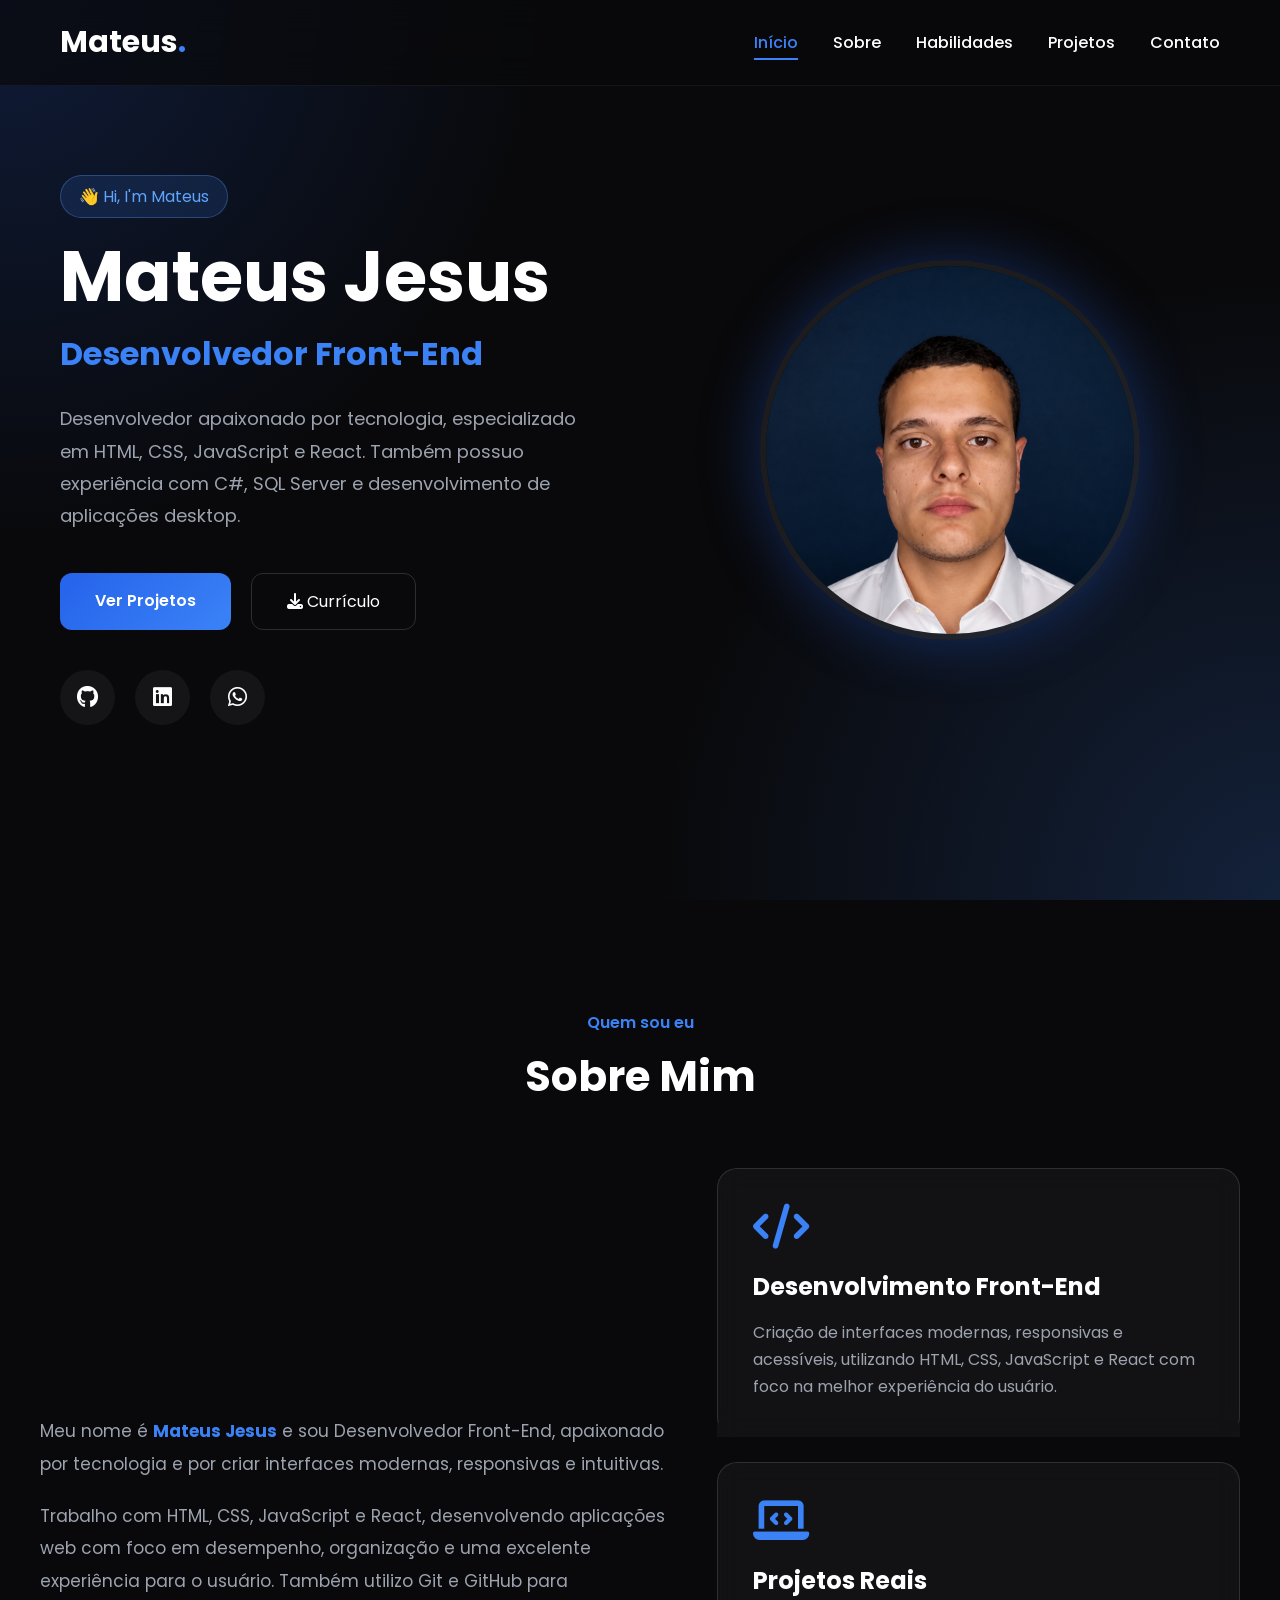
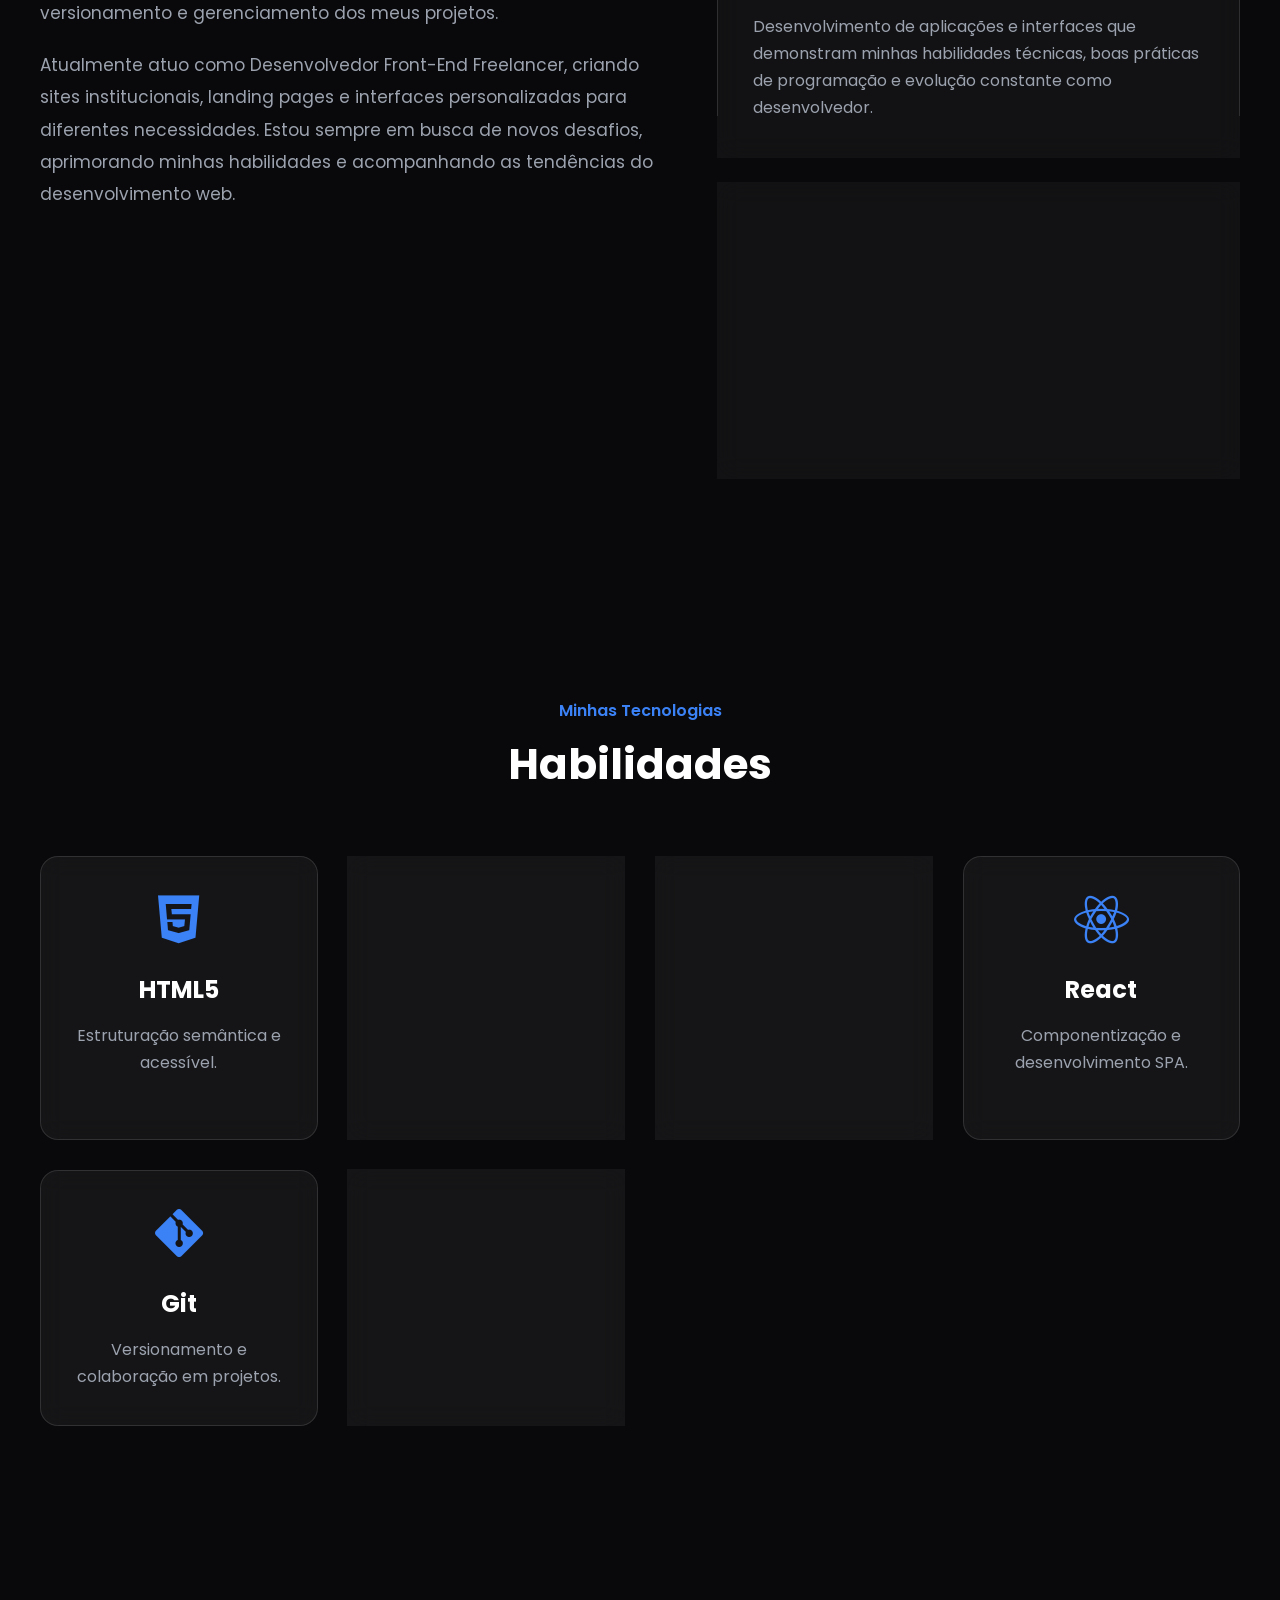
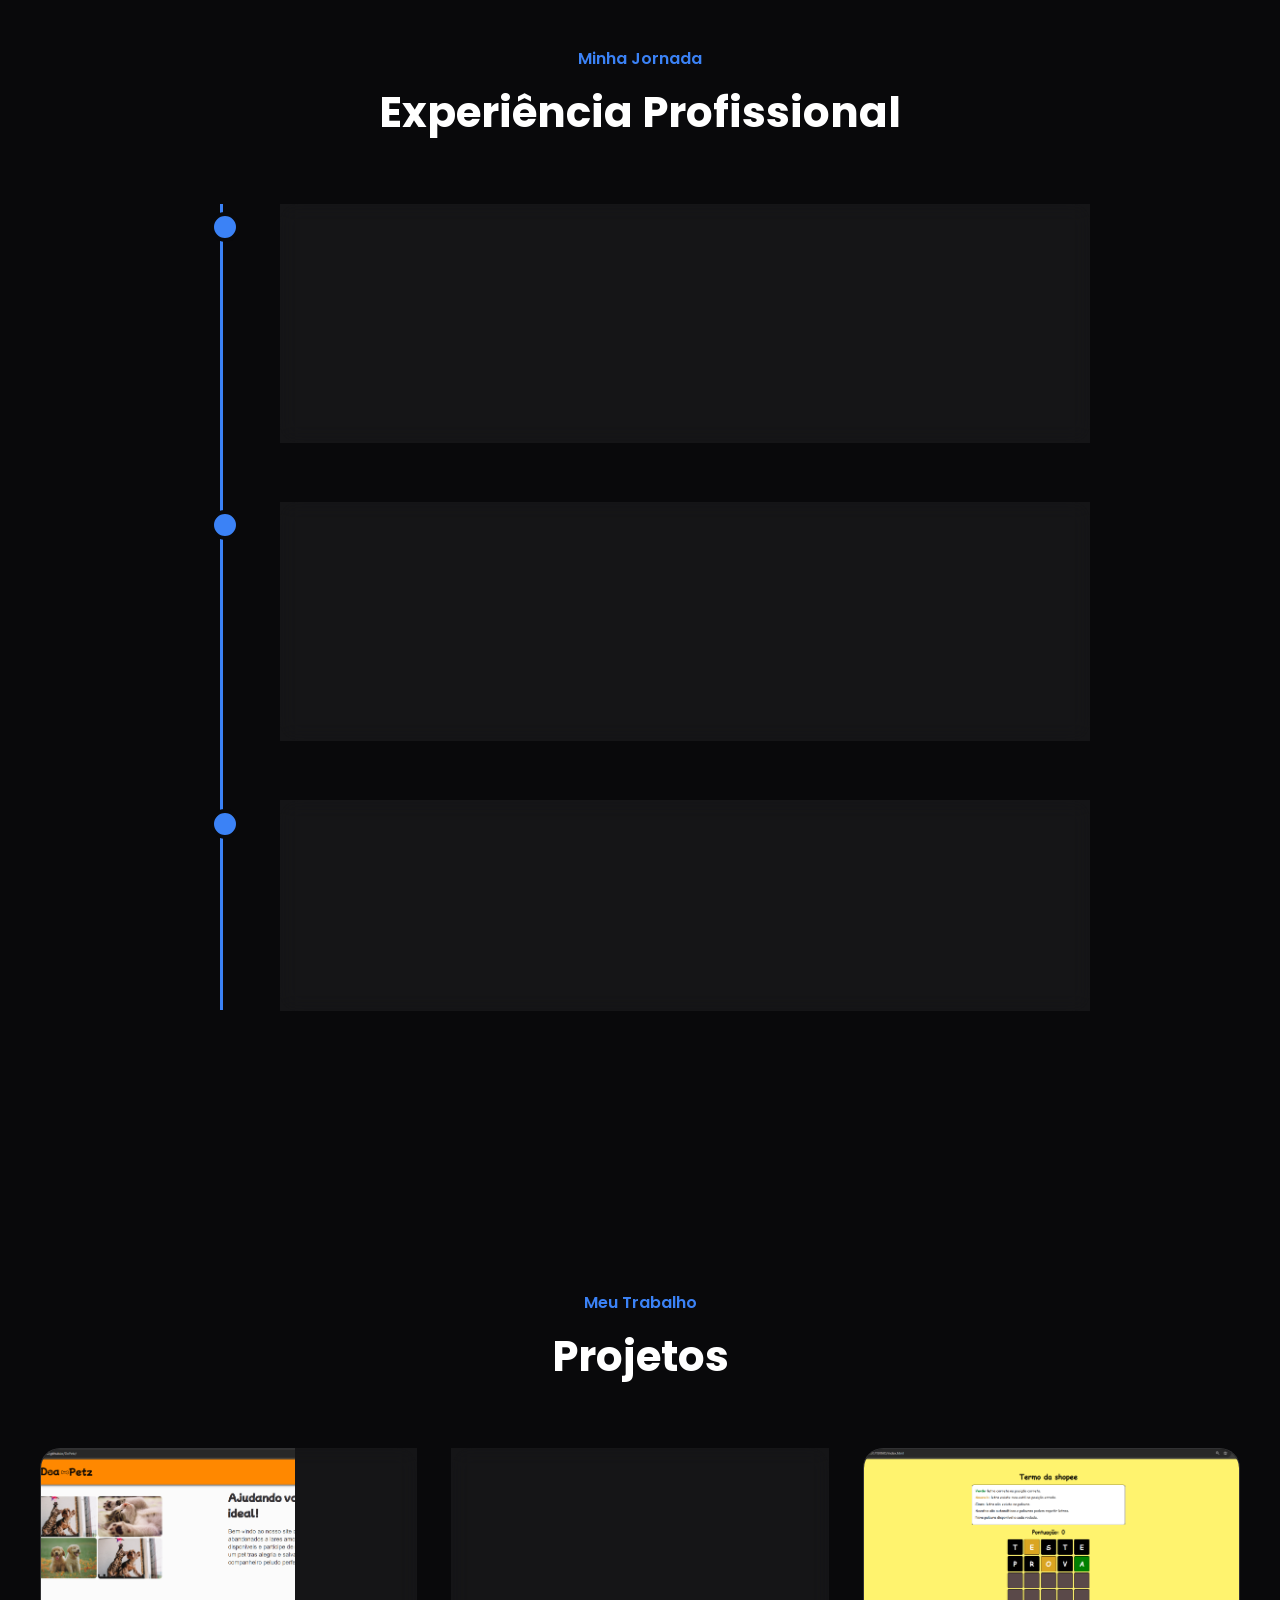
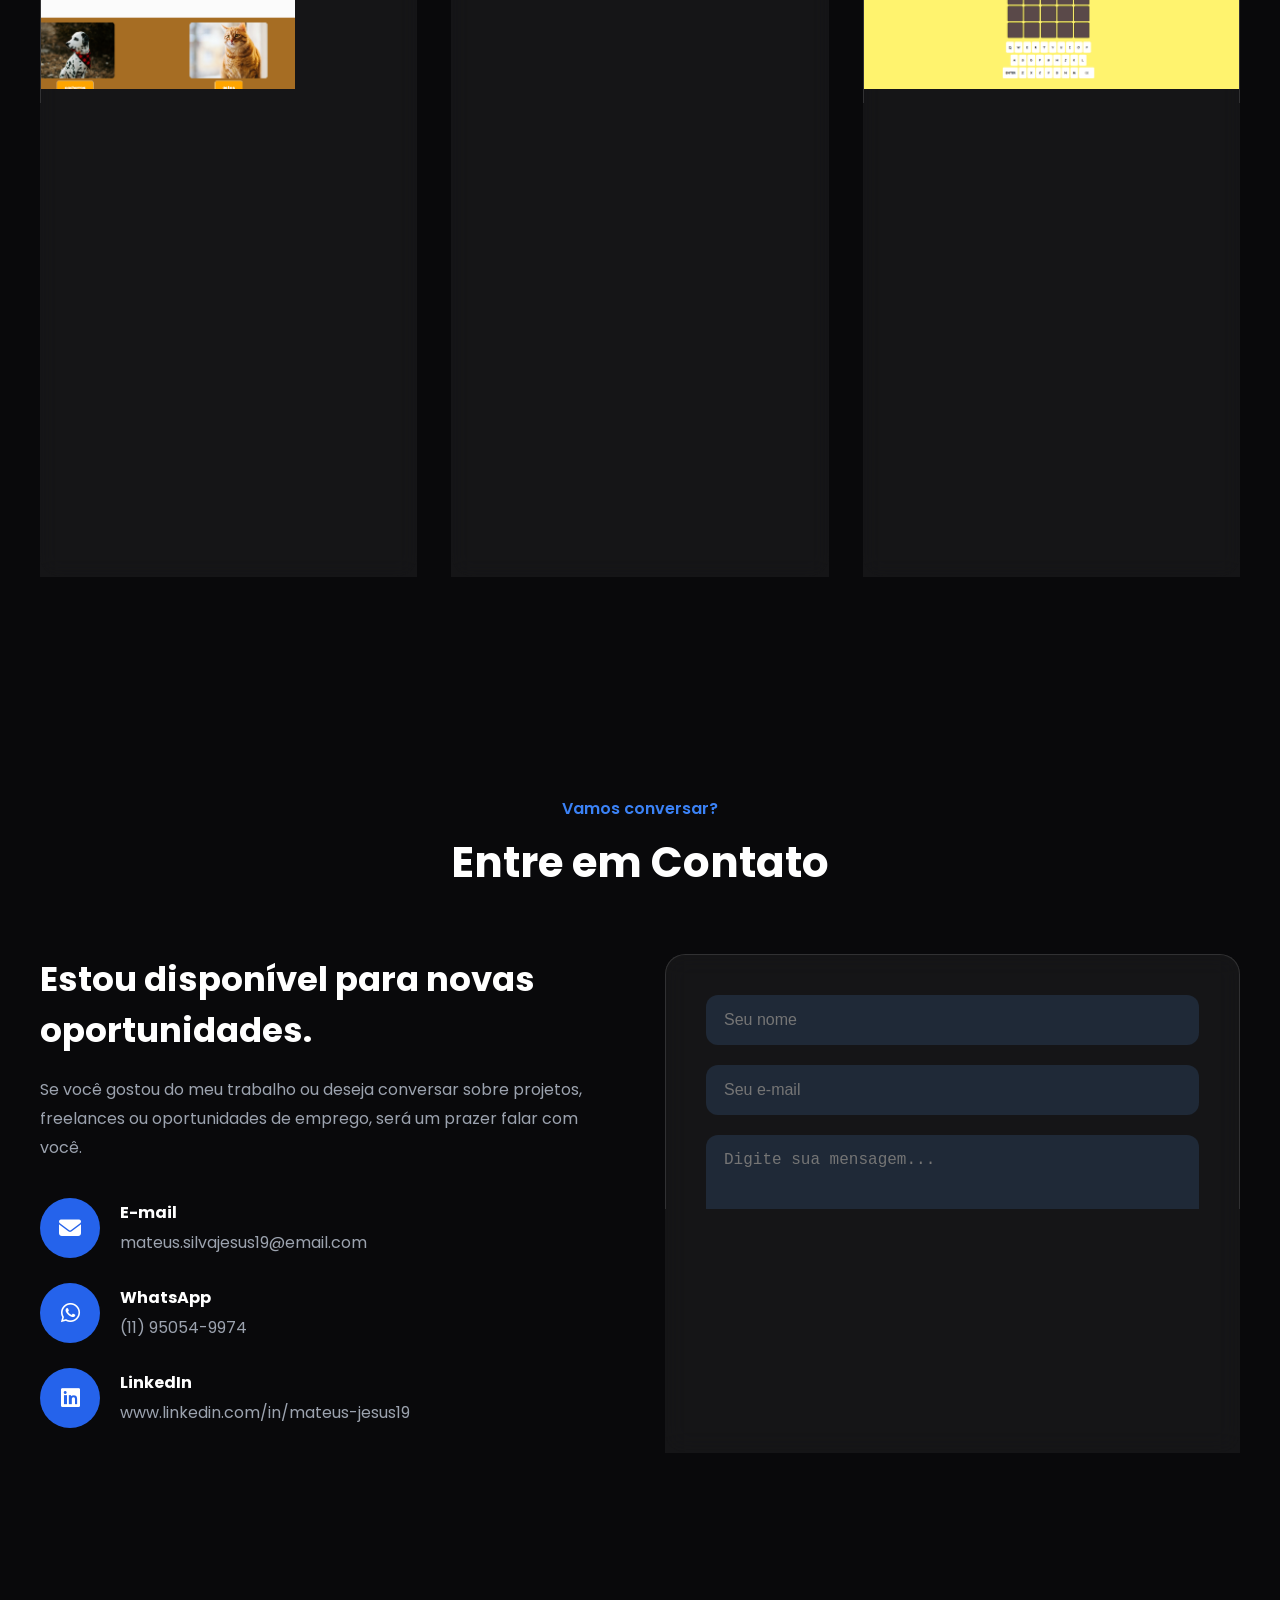
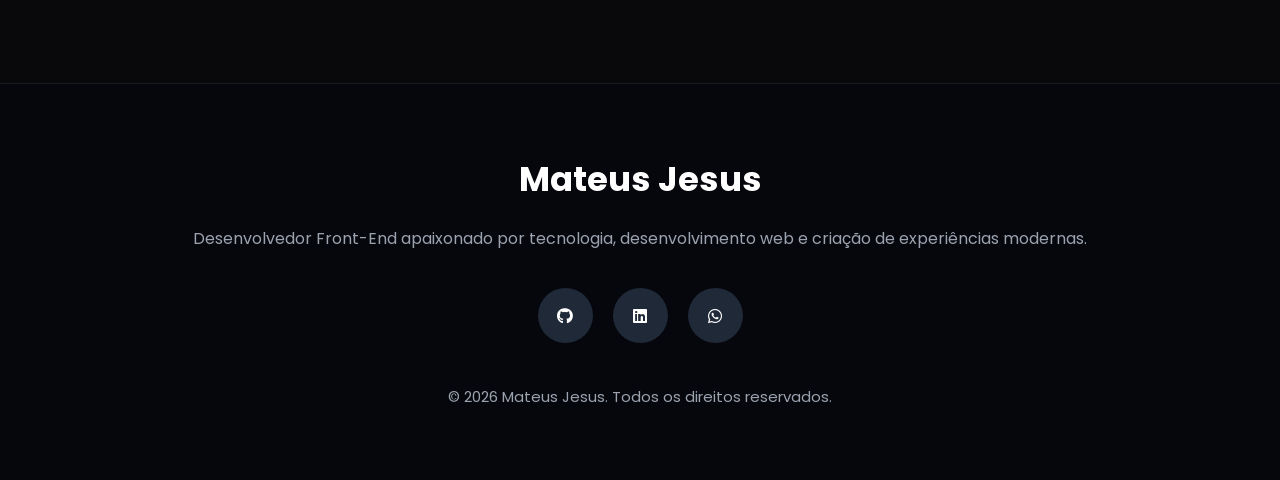
<file: index.html>
<!DOCTYPE html>
<html lang="pt-BR">

<head>
    <meta charset="UTF-8">
    <meta name="viewport" content="width=device-width, initial-scale=1.0">

    <title>Mateus Jesus | Desenvolvedor Front-End</title>

    <meta name="description"
        content="Portfólio de Mateus Jesus, Desenvolvedor Front-End especializado em HTML, CSS, JavaScript, React e C#.">

    <link rel="stylesheet" href="style.css">

    <!-- Fonte -->
    <link rel="preconnect" href="https://fonts.googleapis.com">
    <link rel="preconnect" href="https://fonts.gstatic.com" crossorigin>

    <link
        href="https://fonts.googleapis.com/css2?family=Poppins:wght@300;400;500;600;700;800&display=swap"
        rel="stylesheet">

    <!-- Ícones -->
    <link rel="stylesheet"
        href="https://cdnjs.cloudflare.com/ajax/libs/font-awesome/6.7.2/css/all.min.css">
</head>

<body>

    <div class="background"></div>

    <!-- ================= NAVBAR ================= -->

    <header>

        <nav class="navbar">

            <h2 class="logo">
                Mateus<span>.</span>
            </h2>

            <ul>

                <li>
                    <a href="#inicio">Início</a>
                </li>

                <li>
                    <a href="#sobre">Sobre</a>
                </li>

                <li>
                    <a href="#habilidades">Habilidades</a>
                </li>

                <li>
                    <a href="#projetos">Projetos</a>
                </li>

                <li>
                    <a href="#contato">Contato</a>
                </li>

            </ul>

        </nav>

    </header>

    <!-- ================= HERO ================= -->

    <section class="hero" id="inicio">

        <div class="hero-text">

            <span class="tag">
                👋 Hi, I'm Mateus
            </span>

            <h1>
                Mateus Jesus
            </h1>

            <h2>
                Desenvolvedor Front-End
            </h2>

            <p>

                Desenvolvedor apaixonado por tecnologia, especializado em
                HTML, CSS, JavaScript e React.
                Também possuo experiência com C#, SQL Server e desenvolvimento
                de aplicações desktop.

            </p>

            <div class="hero-buttons">

                <a href="#projetos" class="btn-primary">
                    Ver Projetos
                </a>

                <a href="curriculo.pdf" target="_blank" class="btn-secondary">
                    <i class="fa-solid fa-download"></i>
                    Currículo
                </a>

            </div>

            <div class="social">

                <a href="https://github.com/teteu432" target="_blank">
                    <i class="fab fa-github"></i>
                </a>

                <a href="https://www.linkedin.com/in/mateus-jesus19/" target="_blank">
                    <i class="fab fa-linkedin"></i>
                </a>

                <a href="https://wa.me/5511950549974" target="_blank">
                    <i class="fab fa-whatsapp"></i>
                </a>

            </div>

        </div>

        <div class="hero-image">

            <img src="img/fotoPerfil.png"
                alt="Foto de Mateus Jesus">

        </div>

    </section>

    <!-- ================= SOBRE ================= -->

<section class="sobre reveal" id="sobre">

    <div class="titulo">

        <span>Quem sou eu</span>

        <h2>Sobre Mim</h2>

    </div>

    <div class="sobre-container">

        <div class="sobre-texto">

            <p>

                Meu nome é <strong>Mateus Jesus</strong> e sou Desenvolvedor Front-End,
                apaixonado por tecnologia e por criar interfaces modernas,
                responsivas e intuitivas.

            </p>

            <p>

                Trabalho com HTML, CSS, JavaScript e React, desenvolvendo
                aplicações web com foco em desempenho, organização e uma excelente
                experiência para o usuário. Também utilizo Git e GitHub para
                versionamento e gerenciamento dos meus projetos.

            </p>

            <p>

                Atualmente atuo como Desenvolvedor Front-End Freelancer,
                criando sites institucionais, landing pages e interfaces
                personalizadas para diferentes necessidades. Estou sempre em busca
                de novos desafios, aprimorando minhas habilidades e acompanhando
                as tendências do desenvolvimento web.

            </p>

        </div>

        <div class="sobre-cards">

            <div class="card">

                <i class="fa-solid fa-code"></i>

                <h3>Desenvolvimento Front-End</h3>

                <p>

                    Criação de interfaces modernas, responsivas e acessíveis,
                    utilizando HTML, CSS, JavaScript e React com foco na melhor
                    experiência do usuário.

                </p>

            </div>

            <div class="card">

                <i class="fa-solid fa-laptop-code"></i>

                <h3>Projetos Reais</h3>

                <p>

                    Desenvolvimento de aplicações e interfaces que demonstram
                    minhas habilidades técnicas, boas práticas de programação
                    e evolução constante como desenvolvedor.

                </p>

            </div>

            <div class="card">

                <i class="fa-solid fa-graduation-cap"></i>

                <h3>Aprendizado Contínuo</h3>

                <p>

                    Estou sempre estudando novas tecnologias e aperfeiçoando
                    minhas habilidades para criar aplicações modernas,
                    performáticas e alinhadas às necessidades do mercado.

                </p>

            </div>

        </div>

    </div>

</section>

    <!-- HABILIDADES -->

        <!-- ================= HABILIDADES ================= -->

    <section class="habilidades reveal" id="habilidades">

        <div class="titulo">
            <span>Minhas Tecnologias</span>
            <h2>Habilidades</h2>
        </div>

        <div class="skills-container">

            <div class="skill-card">
                <i class="fa-brands fa-html5"></i>
                <h3>HTML5</h3>
                <p>Estruturação semântica e acessível.</p>
            </div>

            <div class="skill-card">
                <i class="fa-brands fa-css3-alt"></i>
                <h3>CSS3</h3>
                <p>Layouts responsivos, Flexbox, Grid e animações.</p>
            </div>

            <div class="skill-card">
                <i class="fa-brands fa-js"></i>
                <h3>JavaScript</h3>
                <p>Interatividade, DOM e consumo de APIs.</p>
            </div>

            <div class="skill-card">
                <i class="fa-brands fa-react"></i>
                <h3>React</h3>
                <p>Componentização e desenvolvimento SPA.</p>
            </div>


            <div class="skill-card">
                <i class="fa-brands fa-git-alt"></i>
                <h3>Git</h3>
                <p>Versionamento e colaboração em projetos.</p>
            </div>

            <div class="skill-card">
                <i class="fa-brands fa-github"></i>
                <h3>GitHub</h3>
                <p>Hospedagem de projetos e portfólio.</p>
            </div>

        </div>

    </section>

    <!-- ================= EXPERIÊNCIA ================= -->

<section class="experiencia reveal" id="experiencia">

    <div class="titulo">

        <span>Minha Jornada</span>

        <h2>Experiência Profissional</h2>

    </div>

    <div class="timeline">

        <!-- Freelancer -->

        <div class="timeline-item">

            <div class="timeline-content">

                <span>2026 – Atual</span>

                <h3>Desenvolvedor Front-End Freelancer</h3>

                <p>

                    Desenvolvimento de sites institucionais, landing pages e
                    interfaces responsivas utilizando HTML, CSS, JavaScript e
                    React. Criação de soluções personalizadas com foco em
                    desempenho, usabilidade e qualidade do código.

                </p>

            </div>

        </div>

        <!-- Atento -->

        <div class="timeline-item">

            <div class="timeline-content">

                <span>2025 – 2026</span>

                <h3>Aprendiz de Suporte de TI • Atento</h3>

                <p>

                    Atuação na equipe de Suporte de TI, prestando suporte aos
                    usuários, auxiliando na resolução de incidentes técnicos,
                    atendimento de chamados, organização de equipamentos e apoio
                    às atividades da área de tecnologia.

                </p>

            </div>

        </div>

        <!-- Casas Bahia -->

        <div class="timeline-item">

            <div class="timeline-content">

                <span>2024 – 2025</span>

                <h3>Jovem Aprendiz Administrativo • Casas Bahia</h3>

                <p>

                    Desenvolvimento de dashboards em Power BI, criação de painel
                    para controle de banco de horas, análise de dados e apoio às
                    atividades administrativas do setor.

                </p>

            </div>

        </div>

    </div>

</section>

    <!-- ================= PROJETOS ================= -->

    <section class="projetos reveal" id="projetos">

        <div class="titulo">

            <span>Meu Trabalho</span>

            <h2>Projetos</h2>

        </div>

        <div class="projetos-grid">

            <!-- Projeto 1 doaPetz -->

            <div class="projeto-card">

                <img src="img/doaPetz.png"
                    alt="Projeto Doa Pet">

                <div class="projeto-info">

                    <h3>Doa Pet</h3>

                    <p>

                        Plataforma desenvolvida para facilitar
                        a adoção e doação responsável de animais.

                    </p>

                    <div class="tags">

                        <span>HTML</span>
                        <span>CSS</span>
                        <span>JavaScript</span>

                    </div>

                    <div class="projeto-links">

                        <a href="doaPetz/index.html" target="_blank">
                            <i class="fa-solid fa-arrow-up-right-from-square"></i>
                            Demo
                        </a>

                        <a href="#" target="_blank">

                            <i class="fab fa-github"></i>

                            Código

                        </a>

                    </div>

                </div>

            </div>

            <!-- Projeto 2 cineSenai -->

            <div class="projeto-card">

    <img src="./img/Cinesenai Print.png" alt="Cine SENAI">

    <div class="projeto-info">

        <h3>Cine SENAI</h3>

        <p>
            Sistema web desenvolvido para gerenciamento de um cinema, permitindo
            visualizar filmes em cartaz, consultar sessões, escolher assentos e
            realizar a compra de ingressos de forma prática e intuitiva.
        </p>

        <div class="tags">
            <span>React</span>
            <span>JavaScript</span>
            <span>CSS</span>
            <span>HTML</span>
        </div>

        <div class="projeto-links">

            <a href="https://cine-senai-wine.vercel.app/" target="_blank">
                <i class="fa-solid fa-arrow-up-right-from-square"></i>
                Demo
            </a>

            <a href="https://github.com/teteu432/cine-Senai" target="_blank">
                <i class="fab fa-github"></i>
                Código
            </a>

        </div>

    </div>

</div>

            <!-- Projeto 3 jogo de palavras -->

            <div class="projeto-card">

                <img src="img/termoJogo.png"
                    alt="Jogo Termo">

                <div class="projeto-info">

                    <h3>Jogo de Palavras</h3>

                    <p>

                        Jogo inspirado no Termo,
                        desenvolvido utilizando
                        JavaScript puro.

                    </p>

                    <div class="tags">

                        <span>HTML</span>
                        <span>CSS</span>
                        <span>JavaScript</span>

                    </div>

                    <div class="projeto-links">

                        <a href="Jogo de palavras/index.html" target="_blank">
                            <i class="fa-solid fa-arrow-up-right-from-square"></i>
                            Demo
                        </a>

                        <a href="#" target="_blank">

                            <i class="fab fa-github"></i>

                            Código

                        </a>

                    </div>

                </div>

            </div>

        </div>

    </section>

    <!-- CONTATO -->
         <!-- ================= CONTATO ================= -->

    <section class="contato reveal" id="contato">

        <div class="titulo">
            <span>Vamos conversar?</span>
            <h2>Entre em Contato</h2>
        </div>

        <div class="contato-container">

            <div class="contato-info">

                <h3>Estou disponível para novas oportunidades.</h3>

                <p>
                    Se você gostou do meu trabalho ou deseja conversar sobre
                    projetos, freelances ou oportunidades de emprego,
                    será um prazer falar com você.
                </p>

                <div class="contato-item">

                    <i class="fa-solid fa-envelope"></i>

                    <div>
                        <strong>E-mail</strong>
                        <p>mateus.silvajesus19@email.com</p>
                    </div>

                </div>

                <div class="contato-item">

                    <i class="fa-brands fa-whatsapp"></i>

                    <div>
                        <strong>WhatsApp</strong>
                        <p>(11) 95054-9974</p>
                    </div>

                </div>

                <div class="contato-item">

                    <i class="fa-brands fa-linkedin"></i>

                    <div>
                        <strong>LinkedIn</strong>
                        <p>www.linkedin.com/in/mateus-jesus19</p>
                    </div>

                </div>

            </div>

            <form id="formulario" class="formulario">

                <input
                    type="text"
                    id="nome"
                    placeholder="Seu nome"
                    required>

                <input
                    type="email"
                    id="email"
                    placeholder="Seu e-mail"
                    required>

                <textarea
                    id="mensagem"
                    rows="7"
                    placeholder="Digite sua mensagem..."
                    required></textarea>

                <button type="submit">

                    <i class="fa-brands fa-whatsapp"></i>

                    Enviar Mensagem

                </button>

            </form>

        </div>

    </section>

    <!-- ================= FOOTER ================= -->

    <footer>

        <div class="footer-container">

            <h2>Mateus Jesus</h2>

            <p>
                Desenvolvedor Front-End apaixonado por tecnologia,
                desenvolvimento web e criação de experiências modernas.
            </p>

            <div class="footer-social">

                <a href="https://github.com/teteu432" target="_blank">

                    <i class="fab fa-github"></i>

                </a>

                <a href="www.linkedin.com/in/mateus-jesus19" target="_blank">

                    <i class="fab fa-linkedin"></i>

                </a>

                <a href="https://wa.me/5511950549974" target="_blank">

                    <i class="fab fa-whatsapp"></i>

                </a>

            </div>

            <p class="copyright">

                © 2026 Mateus Jesus.
                Todos os direitos reservados.

            </p>

        </div>

    </footer>

    <!-- Botão voltar ao topo -->

    <button id="topButton">

        <i class="fa-solid fa-arrow-up"></i>

    </button>

    <!-- Script -->

    <script src="script.js"></script>

</body>

</html>
</file>
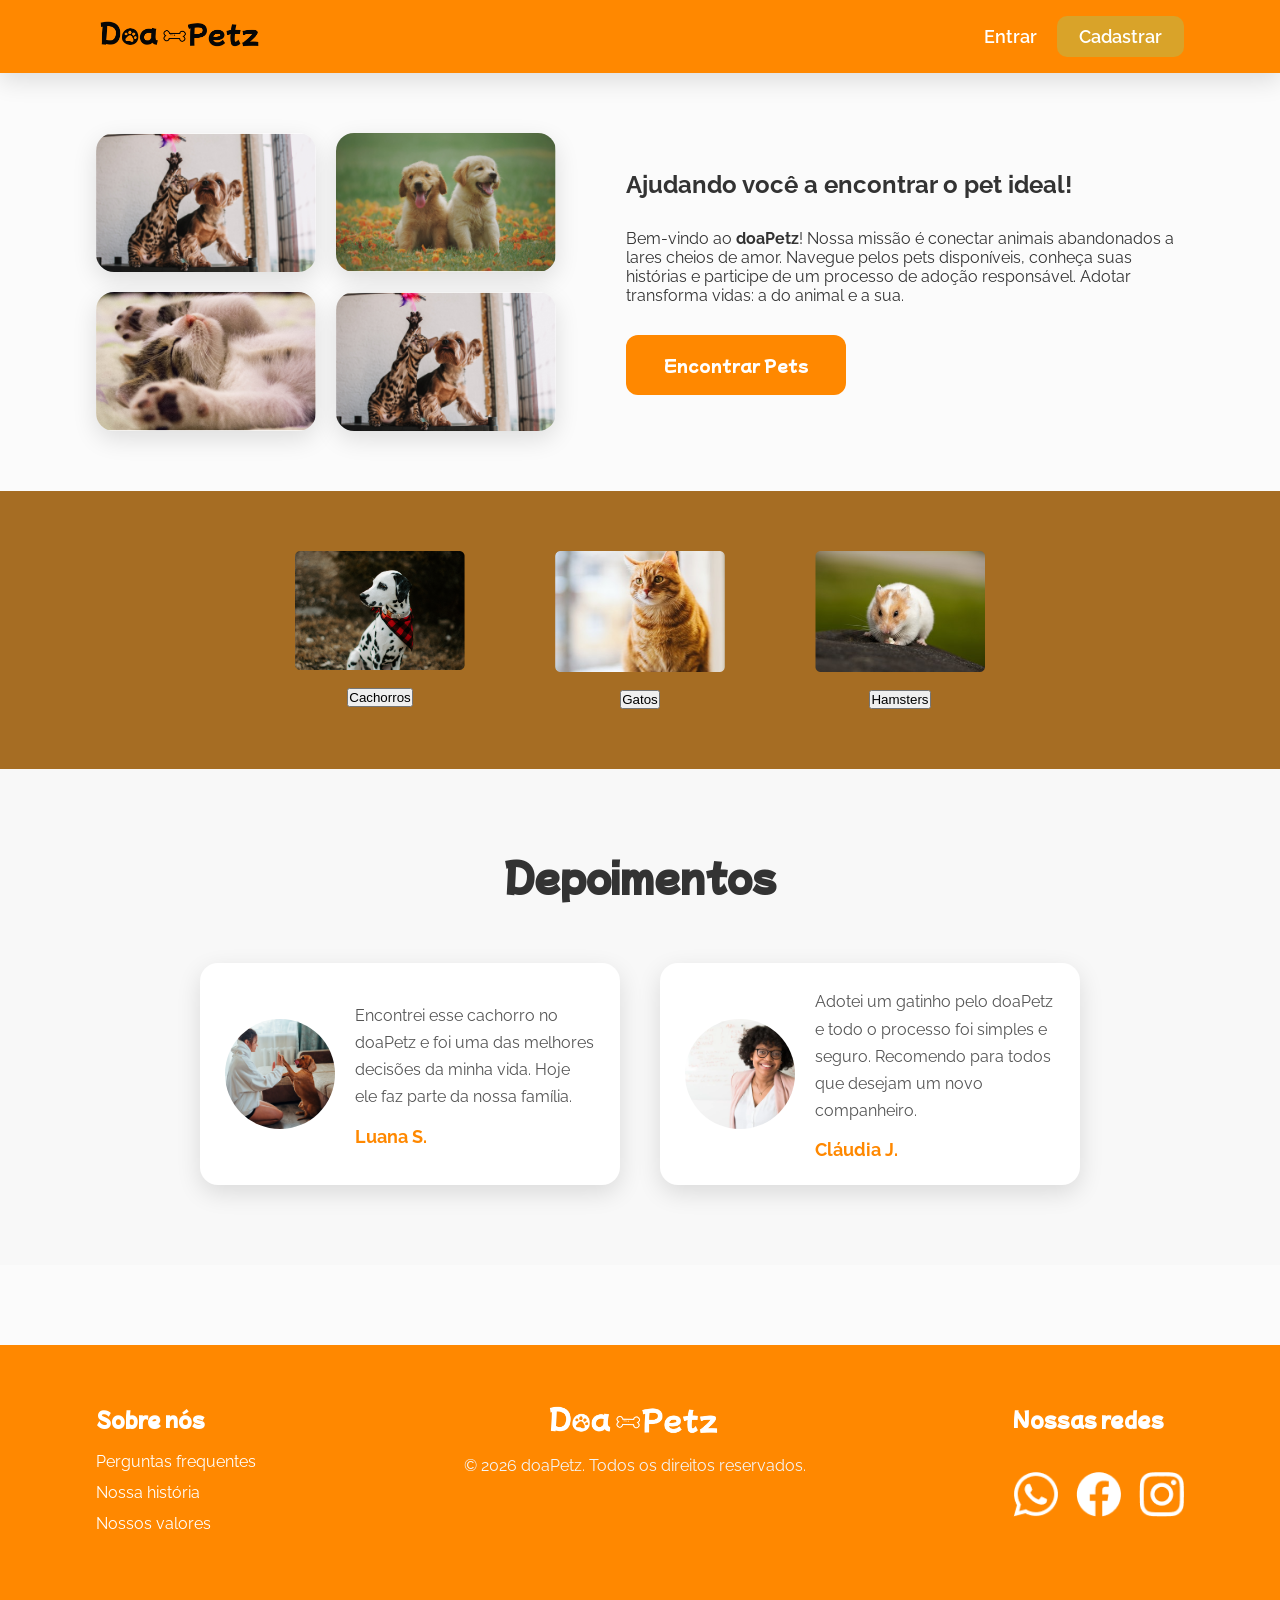
<file: doaPetz/index.html>
<!DOCTYPE html>
<html lang="pt-BR">

<head>
    <meta charset="UTF-8">
    <meta name="viewport" content="width=device-width, initial-scale=1.0">
    <title>doaPetz | Encontre seu novo melhor amigo</title>

    <link rel="stylesheet" href="style.css">
</head>

<body>

    <header class="header">
        <nav class="menu">

            <a href="#">
                <img class="logomarca"
                    src="./assets/imagens-logo/doapetz.png"
                    alt="Logo do doaPetz">
            </a>

            <ul class="links-navegacao">
                <li><a href="#">Entrar</a></li>
                <li><a class="cadastrar" href="#">Cadastrar</a></li>
            </ul>

        </nav>
    </header>

    <main>

        <section class="painel-principal">

            <div class="imagens-petz">

                <div class="fotos-da-esquerda">
                    <img src="./assets/imagens-logo/pet1.png" alt="Cachorro para adoção">
                    <img src="./assets/imagens-logo/pet2.png" alt="Gato para adoção">
                </div>

                <div class="fotos-da-direita">
                    <img src="./assets/imagens-logo/pet3.png" alt="Filhote para adoção">
                    <img src="./assets/imagens-logo/pet4.png" alt="Pet esperando adoção">
                </div>

            </div>

            <div class="anuncio-petz">

                <h1>Ajudando você a encontrar o pet ideal!</h1>

                <p>
                    Bem-vindo ao <strong>doaPetz</strong>!
                    Nossa missão é conectar animais abandonados a lares
                    cheios de amor. Navegue pelos pets disponíveis,
                    conheça suas histórias e participe de um processo
                    de adoção responsável. Adotar transforma vidas:
                    a do animal e a sua.
                </p>

                <a href="#" class="botao-principal">
                    Encontrar Pets
                </a>

            </div>

        </section>

        <section class="segunda-secao">

            <article class="categoria">

                <img src="./assets/imagens-logo/cachorrinho.png"
                    alt="Categoria Cachorros">

                <button>Cachorros</button>

            </article>

            <article class="categoria">

                <img src="./assets/imagens-logo/gatinho.png"
                    alt="Categoria Gatos">

                <button>Gatos</button>

            </article>

            <article class="categoria">

                <img src="./assets/imagens-logo/hamster.png"
                    alt="Categoria Hamsters">

                <button>Hamsters</button>

            </article>

        </section>

        <section class="terceira-section">

            <h2>Depoimentos</h2>

            <div class="conteudos">

                <article class="depoimento">

                    <img src="./assets/imagens-logo/dog1.png"
                        alt="Foto do cachorro adotado">

                    <div class="box">

                        <p>
                            Encontrei esse cachorro no doaPetz e foi uma das
                            melhores decisões da minha vida. Hoje ele faz parte
                            da nossa família.
                        </p>

                        <h4>Luana S.</h4>

                    </div>

                </article>

                <article class="depoimento">

                    <img src="./assets/imagens-logo/moca1.png"
                        alt="Foto da adotante">

                    <div class="box">

                        <p>
                            Adotei um gatinho pelo doaPetz e todo o processo foi
                            simples e seguro. Recomendo para todos que desejam
                            um novo companheiro.
                        </p>

                        <h4>Cláudia J.</h4>

                    </div>

                </article>

            </div>

        </section>

    </main>

    <footer class="rodape">

        <div class="principal-footer">

            <div class="sobre">

                <h3>Sobre nós</h3>

                <ul>
                    <li>Perguntas frequentes</li>
                    <li>Nossa história</li>
                    <li>Nossos valores</li>
                </ul>

            </div>

            <div class="meio">

                <img class="logoBranca"
                    src="./assets/imagens-logo/doapetz-branco.png"
                    alt="Logo branca doaPetz">

                <p>&copy; 2026 doaPetz. Todos os direitos reservados.</p>

            </div>

            <div class="redes">

                <h3>Nossas redes</h3>

                <div class="logos">

                    <a href="#">
                        <img src="./assets/imagens-logo/zap.png" alt="WhatsApp">
                    </a>

                    <a href="#">
                        <img src="./assets/imagens-logo/face.png" alt="Facebook">
                    </a>

                    <a href="#">
                        <img src="./assets/imagens-logo/insta.png" alt="Instagram">
                    </a>

                </div>

            </div>

        </div>

    </footer>

</body>

</html>
</file>
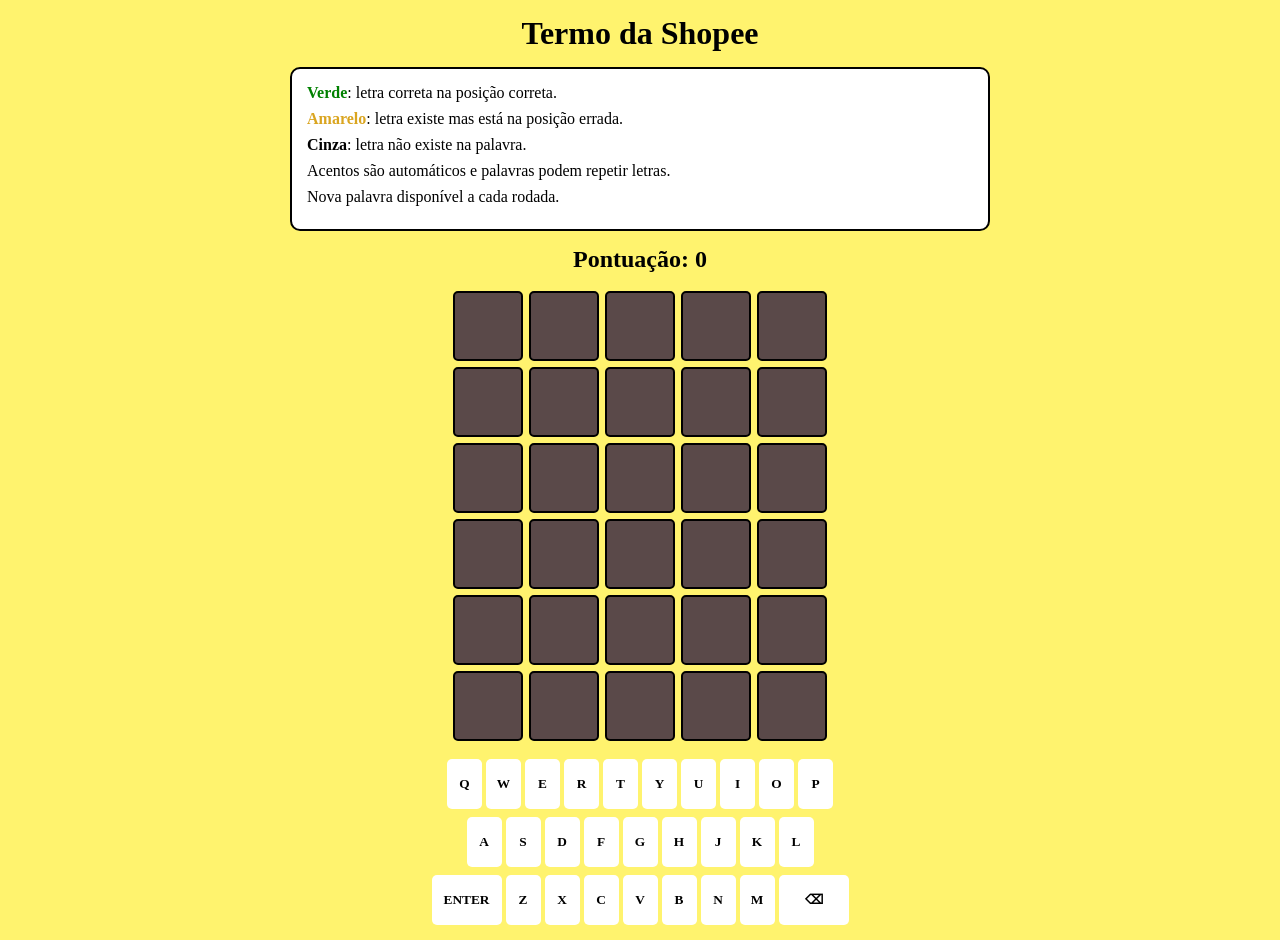
<file: Jogo de palavras/index.html>
<!DOCTYPE html>
<html lang="pt-BR">

<head>
  <meta charset="UTF-8">
  <meta name="viewport" content="width=device-width, initial-scale=1.0">
  <title>Termo da Sgopee</title>
  <link rel="stylesheet" href="style.css">
</head>

<body>

  <h1>Termo da Shopee</h1>

  <div class="regras">

    <p><span class="verde">Verde</span>:
      letra correta na posição correta.</p>

    <p><span class="amarelo">Amarelo</span>:
      letra existe mas está na posição errada.</p>

    <p><span class="cinza">Cinza</span>:
      letra não existe na palavra.</p>

    <p>
      Acentos são automáticos e
      palavras podem repetir letras.
    </p>

    <p>
      Nova palavra disponível a cada rodada.
    </p>

  </div>

  <h2 id="placar">Pontuação: 0</h2>

  <main>

    <div class="game">

      <div class="linha">
        <button></button>
        <button></button>
        <button></button>
        <button></button>
        <button></button>
      </div>

      <div class="linha">
        <button></button>
        <button></button>
        <button></button>
        <button></button>
        <button></button>
      </div>

      <div class="linha">
        <button></button>
        <button></button>
        <button></button>
        <button></button>
        <button></button>
      </div>

      <div class="linha">
        <button></button>
        <button></button>
        <button></button>
        <button></button>
        <button></button>
      </div>

      <div class="linha">
        <button></button>
        <button></button>
        <button></button>
        <button></button>
        <button></button>
      </div>

      <div class="linha">
        <button></button>
        <button></button>
        <button></button>
        <button></button>
        <button></button>
      </div>

    </div>

  </main>

  <!-- TECLADO -->

  <div class="teclado">

    <div class="linha-teclado">
      <button class="tecla">Q</button>
      <button class="tecla">W</button>
      <button class="tecla">E</button>
      <button class="tecla">R</button>
      <button class="tecla">T</button>
      <button class="tecla">Y</button>
      <button class="tecla">U</button>
      <button class="tecla">I</button>
      <button class="tecla">O</button>
      <button class="tecla">P</button>
    </div>

    <div class="linha-teclado">
      <button class="tecla">A</button>
      <button class="tecla">S</button>
      <button class="tecla">D</button>
      <button class="tecla">F</button>
      <button class="tecla">G</button>
      <button class="tecla">H</button>
      <button class="tecla">J</button>
      <button class="tecla">K</button>
      <button class="tecla">L</button>
    </div>

    <div class="linha-teclado">
      <button class="tecla especial">ENTER</button>

      <button class="tecla">Z</button>
      <button class="tecla">X</button>
      <button class="tecla">C</button>
      <button class="tecla">V</button>
      <button class="tecla">B</button>
      <button class="tecla">N</button>
      <button class="tecla">M</button>

      <button class="tecla especial">⌫</button>
    </div>

  </div>

  <script src="script.js"></script>

</body>

</html>
</file>
<file: style.css>
/* ===========================
   RESET
=========================== */

*{
    margin:0;
    padding:0;
    box-sizing:border-box;
}

html{
    scroll-behavior:smooth;
}

body{
    font-family:'Poppins',sans-serif;
    background:#09090b;
    color:#fff;
    overflow-x:hidden;
}

/* ===========================
   VARIÁVEIS
=========================== */

:root{

    --primary:#3b82f6;
    --secondary:#2563eb;
    --dark:#09090b;
    --dark2:#111827;
    --gray:#9ca3af;
    --white:#ffffff;
    --glass:rgba(255,255,255,.08);
    --border:rgba(255,255,255,.12);

}

/* ===========================
   BACKGROUND
=========================== */

.background{

    position:fixed;
    inset:0;
    z-index:-1;

    background:
    radial-gradient(circle at top left,#2563eb33,transparent 35%),
    radial-gradient(circle at bottom right,#3b82f633,transparent 40%),
    #09090b;

}

/* ===========================
   NAVBAR
=========================== */

header{

    position:fixed;
    top:0;
    width:100%;
    z-index:999;

    backdrop-filter:blur(18px);

    background:rgba(9,9,11,.7);

    border-bottom:1px solid rgba(255,255,255,.05);

}

.navbar{

    max-width:1200px;
    margin:auto;

    display:flex;

    justify-content:space-between;

    align-items:center;

    padding:20px;

}

.logo{

    color:white;

    font-size:30px;

    font-weight:700;

}

.logo span{

    color:var(--primary);

}

.navbar ul{

    display:flex;

    gap:35px;

    list-style:none;

}

.navbar a{

    color:white;

    text-decoration:none;

    font-weight:500;

    transition:.3s;

    position:relative;

}

.navbar a::after{

    content:"";

    position:absolute;

    left:0;

    bottom:-6px;

    width:0;

    height:2px;

    background:var(--primary);

    transition:.4s;

}

.navbar a:hover::after{

    width:100%;

}

.navbar a:hover{

    color:var(--primary);

}

/* ===========================
   HERO
=========================== */

.hero{

    min-height:100vh;

    max-width:1200px;

    margin:auto;

    display:flex;

    align-items:center;

    justify-content:space-between;

    gap:80px;

    padding:120px 20px;

}

.hero-text{

    flex:1;

}

.tag{

    display:inline-block;

    padding:8px 18px;

    border-radius:30px;

    background:rgba(59,130,246,.15);

    color:#60a5fa;

    margin-bottom:20px;

    border:1px solid rgba(96,165,250,.3);

}

.hero h1{

    font-size:70px;

    line-height:1.1;

    margin-bottom:15px;

}

.hero h2{

    color:var(--primary);

    font-size:32px;

    margin-bottom:25px;

}

.hero p{

    color:var(--gray);

    line-height:1.8;

    font-size:18px;

    margin-bottom:40px;

}

/* ===========================
   BOTÕES
=========================== */

.hero-buttons{

    display:flex;

    gap:20px;

    margin-bottom:40px;

}

.btn-primary{

    text-decoration:none;

    background:linear-gradient(135deg,#2563eb,#3b82f6);

    color:white;

    padding:15px 35px;

    border-radius:12px;

    font-weight:600;

    transition:.3s;

}

.btn-primary:hover{

    transform:translateY(-5px);

    box-shadow:0 15px 35px rgba(37,99,235,.35);

}

.btn-secondary{

    text-decoration:none;

    color:white;

    border:1px solid rgba(255,255,255,.15);

    padding:15px 35px;

    border-radius:12px;

    transition:.3s;

}

.btn-secondary:hover{

    background:rgba(255,255,255,.05);

    transform:translateY(-5px);

}

/* ===========================
   REDES SOCIAIS
=========================== */

.social{

    display:flex;

    gap:20px;

}

.social a{

    width:55px;

    height:55px;

    display:flex;

    justify-content:center;

    align-items:center;

    border-radius:50%;

    background:rgba(255,255,255,.05);

    color:white;

    font-size:22px;

    text-decoration:none;

    transition:.35s;

}

.social a:hover{

    background:var(--primary);

    transform:translateY(-8px);

}

/* ===========================
   FOTO
=========================== */

.hero-image{

    flex:1;

    display:flex;

    justify-content:center;

}

.hero-image img{

    width:380px;

    height:380px;

    object-fit:cover;

    border-radius:50%;

    border:6px solid rgba(255,255,255,.08);

    box-shadow:
    0 0 60px rgba(37,99,235,.35);

    animation:flutuar 5s ease-in-out infinite;

}

/* ===========================
   TÍTULOS
=========================== */

section{

    padding:110px 20px;

}

.titulo{

    text-align:center;

    margin-bottom:60px;

}

.titulo span{

    color:var(--primary);

    font-weight:600;

}

.titulo h2{

    font-size:42px;

    margin-top:10px;

}

/* ===========================
   ANIMAÇÃO FOTO
=========================== */

@keyframes flutuar{

    0%{

        transform:translateY(0);

    }

    50%{

        transform:translateY(-18px);

    }

    100%{

        transform:translateY(0);

    }

}

/* ============================================
   SOBRE
============================================ */

.sobre-container{
    max-width:1200px;
    margin:0 auto;
    display:grid;
    grid-template-columns:1.2fr 1fr;
    gap:50px;
    align-items:center;
}

.sobre-texto p{
    color:var(--gray);
    line-height:1.9;
    font-size:17px;
    margin-bottom:20px;
}

.sobre-texto strong{
    color:var(--primary);
}

.sobre-cards{
    display:grid;
    grid-template-columns:1fr;
    gap:25px;
}

.card{

    background:rgba(255,255,255,.04);

    border:1px solid var(--border);

    border-radius:20px;

    padding:35px;

    transition:.35s;

    backdrop-filter:blur(12px);

}

.card:hover{

    transform:translateY(-10px);

    border-color:var(--primary);

    box-shadow:0 20px 50px rgba(37,99,235,.20);

}

.card i{

    font-size:45px;

    color:var(--primary);

    margin-bottom:20px;

}

.card h3{

    margin-bottom:15px;

    font-size:24px;

}

.card p{

    color:var(--gray);

    line-height:1.7;

}

/* ============================================
   HABILIDADES
============================================ */

.skills-container{

    max-width:1200px;

    margin:auto;

    display:grid;

    grid-template-columns:repeat(auto-fit,minmax(250px,1fr));

    gap:30px;

}

.skill-card{

    background:rgba(255,255,255,.05);

    border:1px solid var(--border);

    border-radius:18px;

    padding:35px;

    text-align:center;

    transition:.35s;

    backdrop-filter:blur(12px);

}

.skill-card:hover{

    transform:translateY(-10px);

    border-color:var(--primary);

    box-shadow:0 20px 45px rgba(37,99,235,.25);

}

.skill-card i{

    font-size:55px;

    color:var(--primary);

    margin-bottom:25px;

}

.skill-card h3{

    margin-bottom:15px;

    font-size:24px;

}

.skill-card p{

    color:var(--gray);

    line-height:1.7;

}

/* ============================================
   EXPERIÊNCIA
============================================ */

.timeline{

    max-width:900px;

    margin:auto;

    position:relative;

}

.timeline::before{

    content:"";

    position:absolute;

    left:30px;

    top:0;

    width:3px;

    height:100%;

    background:var(--primary);

}

.timeline-item{

    position:relative;

    padding-left:90px;

    margin-bottom:60px;

}

.timeline-item::before{

    content:"";

    position:absolute;

    width:22px;

    height:22px;

    border-radius:50%;

    background:var(--primary);

    left:20px;

    top:8px;

    border:4px solid #09090b;

}

.timeline-content{

    background:rgba(255,255,255,.05);

    border:1px solid var(--border);

    border-radius:18px;

    padding:30px;

    transition:.35s;

    backdrop-filter:blur(10px);

}

.timeline-content:hover{

    transform:translateX(10px);

    border-color:var(--primary);

    box-shadow:0 20px 50px rgba(37,99,235,.20);

}

.timeline-content span{

    display:inline-block;

    margin-bottom:15px;

    color:var(--primary);

    font-weight:600;

}

.timeline-content h3{

    margin-bottom:15px;

    font-size:24px;

}

.timeline-content p{

    color:var(--gray);

    line-height:1.8;

}

/* ============================================
   ANIMAÇÃO DAS SEÇÕES
============================================ */

.reveal{

    opacity:0;

    transform:translateY(80px);

    transition:all .8s ease;

}

.reveal.active{

    opacity:1;

    transform:translateY(0);

}

/* ============================================
   PROJETOS
============================================ */

.projetos-grid{
    max-width:1200px;
    margin:0 auto;
    display:grid;
    grid-template-columns:repeat(auto-fit,minmax(340px,1fr));
    gap:35px;
}

.projeto-card{

    background:rgba(255,255,255,.05);

    border-radius:20px;

    overflow:hidden;

    border:1px solid var(--border);

    transition:.4s;

    backdrop-filter:blur(10px);

}

.projeto-card:hover{

    transform:translateY(-12px);

    box-shadow:0 20px 50px rgba(37,99,235,.25);

    border-color:var(--primary);

}

.projeto-card img{

    width:100%;

    height:240px;

    object-fit:cover;

}

.projeto-info{

    padding:30px;

}

.projeto-info h3{

    font-size:28px;

    margin-bottom:15px;

}

.projeto-info p{

    color:var(--gray);

    line-height:1.8;

    margin-bottom:25px;

}

.tags{

    display:flex;

    flex-wrap:wrap;

    gap:10px;

    margin-bottom:25px;

}

.tags span{

    padding:8px 16px;

    border-radius:30px;

    background:rgba(37,99,235,.15);

    color:#60a5fa;

    font-size:14px;

    border:1px solid rgba(96,165,250,.25);

}

.projeto-links{

    display:flex;

    gap:15px;

}

.projeto-links a{

    flex:1;

    text-align:center;

    padding:13px;

    border-radius:12px;

    text-decoration:none;

    color:white;

    background:#2563eb;

    transition:.3s;

    font-weight:600;

}

.projeto-links a:hover{

    background:#1d4ed8;

    transform:translateY(-5px);

}

/* ============================================
   CONTATO
============================================ */

.contato-container{

    max-width:1200px;

    margin:auto;

    display:grid;

    grid-template-columns:1fr 1fr;

    gap:50px;

}

.contato-info{

    display:flex;

    flex-direction:column;

    justify-content:center;

}

.contato-info h3{

    font-size:34px;

    margin-bottom:20px;

}

.contato-info>p{

    color:var(--gray);

    line-height:1.8;

    margin-bottom:35px;

}

.contato-item{

    display:flex;

    align-items:center;

    gap:20px;

    margin-bottom:25px;

}

.contato-item i{

    width:60px;

    height:60px;

    display:flex;

    align-items:center;

    justify-content:center;

    border-radius:50%;

    background:#2563eb;

    font-size:22px;

}

.contato-item strong{

    display:block;

    margin-bottom:5px;

}

.contato-item p{

    color:var(--gray);

}

/* ============================================
   FORMULÁRIO
============================================ */

.formulario{

    background:rgba(255,255,255,.05);

    border:1px solid var(--border);

    border-radius:20px;

    padding:40px;

    display:flex;

    flex-direction:column;

    gap:20px;

    backdrop-filter:blur(12px);

}

.formulario input,

.formulario textarea{

    width:100%;

    padding:16px 18px;

    border:none;

    border-radius:12px;

    outline:none;

    background:#1f2937;

    color:white;

    font-size:16px;

    transition:.3s;

}

.formulario input:focus,

.formulario textarea:focus{

    border:1px solid #2563eb;

    box-shadow:0 0 15px rgba(37,99,235,.35);

}

.formulario textarea{

    resize:none;

}

.formulario button{

    border:none;

    padding:18px;

    border-radius:12px;

    background:linear-gradient(135deg,#2563eb,#3b82f6);

    color:white;

    font-size:17px;

    font-weight:600;

    cursor:pointer;

    transition:.35s;

}

.formulario button:hover{

    transform:translateY(-5px);

    box-shadow:0 20px 40px rgba(37,99,235,.30);

}

/* ============================================
   FOOTER
============================================ */

footer{

    background:#05070d;

    margin-top:120px;

    border-top:1px solid rgba(255,255,255,.08);

}

.footer-container{

    max-width:1200px;

    margin:auto;

    padding:70px 20px;

    text-align:center;

}

.footer-container h2{

    font-size:34px;

    margin-bottom:20px;

}

.footer-container p{

    color:var(--gray);

    line-height:1.8;

}

.footer-social{

    margin:35px 0;

    display:flex;

    justify-content:center;

    gap:20px;

}

.footer-social a{

    width:55px;

    height:55px;

    display:flex;

    justify-content:center;

    align-items:center;

    border-radius:50%;

    text-decoration:none;

    color:white;

    background:#1f2937;

    transition:.35s;

}

.footer-social a:hover{

    background:var(--primary);

    transform:translateY(-6px);

}

.copyright{

    margin-top:40px;

    font-size:15px;

    color:#6b7280;

}

/* ============================================
   BOTÃO TOPO
============================================ */

#topButton{

    position:fixed;

    right:30px;

    bottom:30px;

    width:55px;

    height:55px;

    border:none;

    border-radius:50%;

    background:var(--primary);

    color:white;

    cursor:pointer;

    font-size:20px;

    display:flex;

    align-items:center;

    justify-content:center;

    opacity:0;

    visibility:hidden;

    transition:.35s;

    box-shadow:0 10px 30px rgba(37,99,235,.35);

    z-index:999;

}

#topButton.show{

    opacity:1;

    visibility:visible;

}

#topButton:hover{

    transform:translateY(-6px);

}

/* ============================================
   SCROLLBAR
============================================ */

::-webkit-scrollbar{

    width:10px;

}

::-webkit-scrollbar-track{

    background:#09090b;

}

::-webkit-scrollbar-thumb{

    background:#2563eb;

    border-radius:20px;

}

::-webkit-scrollbar-thumb:hover{

    background:#3b82f6;

}

/* ============================================
   RESPONSIVIDADE
============================================ */

@media(max-width:992px){

.hero{

    flex-direction:column-reverse;

    text-align:center;

    gap:50px;

}

.hero-buttons{

    justify-content:center;

}

.social{

    justify-content:center;

}

.hero h1{

    font-size:55px;

}

.hero-image img{

    width:300px;

    height:300px;

}

.sobre-container{

    grid-template-columns:1fr;

}

.contato-container{

    grid-template-columns:1fr;

}

.navbar{

    flex-direction:column;

    gap:20px;

}

.navbar ul{

    flex-wrap:wrap;

    justify-content:center;

}

}

/* ============================ */

@media(max-width:768px){

.hero{

    padding-top:160px;

}

.hero h1{

    font-size:42px;

}

.hero h2{

    font-size:26px;

}

.hero p{

    font-size:16px;

}

.hero-buttons{

    flex-direction:column;

}

.btn-primary,

.btn-secondary{

    width:100%;

}

.projetos-grid{

    grid-template-columns:1fr;

}

.skills-container{

    grid-template-columns:1fr;

}

.timeline::before{

    left:12px;

}

.timeline-item{

    padding-left:50px;

}

.timeline-item::before{

    left:2px;

}

.contato-info h3{

    font-size:28px;

}

}

/* ============================ */

@media(max-width:480px){

.logo{

    font-size:26px;

}

.navbar{

    padding:15px;

}

.navbar ul{

    gap:18px;

}

.hero h1{

    font-size:34px;

}

.hero h2{

    font-size:22px;

}

.hero-image img{

    width:230px;

    height:230px;

}

.titulo h2{

    font-size:34px;

}

.card,

.skill-card,

.timeline-content,

.formulario{

    padding:25px;

}

.projeto-info{

    padding:22px;

}

.projeto-links{

    flex-direction:column;

}

.footer-container h2{

    font-size:28px;

}

#topButton{

    width:48px;

    height:48px;

    right:20px;

    bottom:20px;

}

}

.navbar a.active{
    color: var(--primary);
}

.navbar a.active::after{
    width: 100%;
}
</file>
<file: doaPetz/style.css>
@import url('https://fonts.googleapis.com/css2?family=Mochiy+Pop+One&family=Raleway:wght@300;400;500;600;700&display=swap');

/* ===========================
   RESET
=========================== */

*{
    margin:0;
    padding:0;
    box-sizing:border-box;
}

html{
    scroll-behavior:smooth;
}

body{
    font-family:"Raleway", sans-serif;
    background:#fbfbfb;
    color:#333;
}

/* ===========================
   CORES
=========================== */

:root{

    --laranja:#ff8800;
    --laranja-hover:#e67700;

    --marrom:#a66d23;

    --cinza:#555;

    --branco:#ffffff;

    --sombra:0 8px 25px rgba(0,0,0,.12);

}

/* ===========================
   HEADER
=========================== */

.header{

    background:var(--laranja);

    position:sticky;

    top:0;

    z-index:999;

    box-shadow:var(--sombra);

}

.menu{

    width:85%;

    margin:auto;

    display:flex;

    justify-content:space-between;

    align-items:center;

    padding:20px 0;

}

.logomarca{

    width:170px;

    transition:.3s;

}

.logomarca:hover{

    transform:scale(1.05);

}

/* ===========================
   MENU
=========================== */

.links-navegacao{

    list-style:none;

    display:flex;

    gap:20px;

    align-items:center;

}

.links-navegacao a{

    color:white;

    text-decoration:none;

    font-size:18px;

    font-weight:600;

    position:relative;

    transition:.3s;

}

.links-navegacao a::after{

    content:"";

    position:absolute;

    left:0;

    bottom:-6px;

    width:0;

    height:2px;

    background:white;

    transition:.3s;

}

.links-navegacao a:hover::after{

    width:100%;

}

.cadastrar{

    background:#d9a329;

    padding:10px 22px;

    border-radius:10px;

    transition:.3s;

}

.cadastrar:hover{

    background:var(--laranja-hover);

    transform:translateY(-2px);

}

/* ===========================
   HERO
=========================== */

.painel-principal{

    width:85%;

    margin:60px auto;

    display:flex;

    justify-content:space-between;

    align-items:center;

    gap:70px;

}

.imagens-petz{

    display:flex;

    gap:20px;

}

.fotos-da-esquerda,
.fotos-da-direita{

    display:flex;

    flex-direction:column;

    gap:20px;

}

.imagens-petz img{

    width:220px;

    border-radius:18px;

    box-shadow:var(--sombra);

    transition:.35s;

}

.imagens-petz img:hover{

    transform:scale(1.05);

}

.anuncio-petz{

    flex:1;

    display:flex;

    flex-direction:column;

    gap:30px;

}

.Titulo{

    font-family:"Mochiy Pop One", sans-serif;

    font-size:42px;

    line-height:60px;

    color:#222;

}

.descricao{

    font-size:20px;

    color:var(--cinza);

    line-height:34px;

}

.botao-principal{

    display:inline-flex;

    justify-content:center;

    align-items:center;

    width:220px;

    padding:18px;

    background:var(--laranja);

    color:white;

    text-decoration:none;

    border:none;

    border-radius:12px;

    cursor:pointer;

    font-family:"Mochiy Pop One", sans-serif;

    transition:.3s;

}

.botao-principal:hover{

    background:var(--laranja-hover);

    transform:translateY(-4px);

    box-shadow:0 15px 30px rgba(255,136,0,.35);

}

/* ===========================
   CATEGORIAS
=========================== */

.segunda-secao{

    background:var(--marrom);

    padding:60px 0;

    display:flex;

    justify-content:center;

    gap:90px;

}

.categoria{

    display:flex;

    flex-direction:column;

    align-items:center;

    gap:18px;

}

.categoria img{

    width:170px;

    transition:.3s;

}

.categoria img:hover{

    transform:scale(1.08);

}

.botao-animal{

    background:var(--laranja);

    color:white;

    border:none;

    border-radius:10px;

    padding:14px 30px;

    cursor:pointer;

    font-family:"Mochiy Pop One", sans-serif;

    transition:.3s;

}

.botao-animal:hover{

    background:var(--laranja-hover);

    transform:translateY(-3px);

}

/* ===========================
   DEPOIMENTOS
=========================== */

.terceira-section{

    padding:80px 8%;

    background:#f8f8f8;

}

.terceira-section h2{

    text-align:center;

    font-size:2.3rem;

    font-family:"Mochiy Pop One", sans-serif;

    margin-bottom:60px;

    color:#333;

}

.conteudos{

    display:flex;

    justify-content:center;

    gap:40px;

    flex-wrap:wrap;

}

.depoimento{

    background:#fff;

    width:420px;

    padding:25px;

    border-radius:18px;

    box-shadow:var(--sombra);

    display:flex;

    align-items:center;

    gap:20px;

    transition:.3s;

}

.depoimento:hover{

    transform:translateY(-10px);

    box-shadow:0 20px 40px rgba(0,0,0,.15);

}

.depoimento img{

    width:110px;

    height:110px;

    object-fit:cover;

    border-radius:50%;

}

.box{

    display:flex;

    flex-direction:column;

    gap:15px;

}

.box p{

    color:#555;

    line-height:1.7;

}

.box h4{

    color:var(--laranja);

    font-size:18px;

}

/* ===========================
   FOOTER
=========================== */

.rodape{

    background:var(--laranja);

    color:white;

    margin-top:80px;

}

.principal-footer{

    width:85%;

    margin:auto;

    padding:60px 0;

    display:flex;

    justify-content:space-between;

    align-items:flex-start;

    gap:50px;

    flex-wrap:wrap;

}

.sobre h3,
.redes h3{

    margin-bottom:20px;

    font-family:"Mochiy Pop One", sans-serif;

}

.sobre ul{

    list-style:none;

}

.sobre li{

    margin-bottom:12px;

    cursor:pointer;

    transition:.3s;

}

.sobre li:hover{

    padding-left:8px;

}

.meio{

    display:flex;

    flex-direction:column;

    align-items:center;

    gap:20px;

    text-align:center;

}

.logoBranca{

    width:180px;

}

.meio p{

    color:#f5f5f5;

}

.redes{

    display:flex;

    flex-direction:column;

    gap:20px;

}

.logos{

    display:flex;

    gap:18px;

}

.logos img{

    width:45px;

    cursor:pointer;

    transition:.3s;

}

.logos img:hover{

    transform:scale(1.2) rotate(8deg);

}

/* ===========================
   ANIMAÇÕES
=========================== */

img{

    max-width:100%;

}

button{

    transition:.3s;

}

button:hover{

    transform:translateY(-3px);

}

section{

    animation:fade .8s ease;

}

@keyframes fade{

    from{

        opacity:0;

        transform:translateY(40px);

    }

    to{

        opacity:1;

        transform:translateY(0);

    }

}

/* ===========================
   RESPONSIVO TABLET
=========================== */

@media(max-width:992px){

    .painel-principal{

        flex-direction:column;

        text-align:center;

    }

    .anuncio-petz{

        align-items:center;

    }

    .Titulo{

        font-size:34px;

        line-height:50px;

    }

    .segunda-secao{

        gap:30px;

        flex-wrap:wrap;

    }

}

/* ===========================
   RESPONSIVO CELULAR
=========================== */

@media(max-width:768px){

    .menu{

        flex-direction:column;

        gap:20px;

    }

    .links-navegacao{

        flex-direction:column;

        width:100%;

        text-align:center;

    }

    .painel-principal{

        width:92%;

        margin:40px auto;

    }

    .imagens-petz{

        flex-direction:column;

        align-items:center;

    }

    .fotos-da-esquerda,
    .fotos-da-direita{

        align-items:center;

    }

    .imagens-petz img{

        width:90%;

    }

    .Titulo{

        font-size:2rem;

        line-height:2.8rem;

    }

    .descricao{

        font-size:18px;

        line-height:30px;

    }

    .botao-principal{

        width:100%;

    }

    .segunda-secao{

        flex-direction:column;

    }

    .categoria{

        width:100%;

    }

    .depoimento{

        width:100%;

        flex-direction:column;

        text-align:center;

    }

    .principal-footer{

        flex-direction:column;

        text-align:center;

        align-items:center;

    }

    .logos{

        justify-content:center;

    }

}

/* ===========================
   RESPONSIVO TELAS PEQUENAS
=========================== */

@media(max-width:480px){

    .Titulo{

        font-size:1.7rem;

        line-height:2.3rem;

    }

    .descricao{

        font-size:16px;

    }

    .logomarca{

        width:180px;

    }

    .categoria img{

        width:150px;

    }

}
</file>
<file: Jogo de palavras/style.css>
*{
  margin:0;
  padding:0;
  box-sizing:border-box;
  font-family:cursive;
}

body{
  background:#FFF36E;
  min-height:100vh;
  display:flex;
  flex-direction:column;
  align-items:center;
  justify-content:center;
  gap:15px;
  padding:15px;
}

h1{
  text-align:center;
}

.regras{
  width:700px;
  max-width:95%;
  background:white;
  padding:15px;
  border-radius:10px;
  border:2px solid black;
}

.regras p{
  margin-bottom:8px;
}

.verde{
  color:green;
  font-weight:bold;
}

.amarelo{
  color:goldenrod;
  font-weight:bold;
}

.cinza{
  color:black;
  font-weight:bold;
}

.game{
  display:flex;
  flex-direction:column;
}

.linha{
  display:flex;
}

.linha button{
  width:70px;
  height:70px;
  margin:3px;
  border-radius:5px;
  border:2px solid black;
  background:rgb(90,73,73);
  color:white;
  font-size:30px;
  font-weight:bold;
  text-transform:uppercase;
}

.correta{
  background:green !important;
}

.existe{
  background:goldenrod !important;
}

.errada{
  background:black !important;
}

/* TECLADO */

.teclado{
  display:flex;
  flex-direction:column;
  gap:8px;
}

.linha-teclado{
  display:flex;
  justify-content:center;
  gap:4px;
}

.tecla{
  width:35px;
  height:50px;
  border:none;
  border-radius:5px;
  background:white;
  font-weight:bold;
}

.especial{
  width:70px;
}

/* CELULAR */

@media(max-width:600px){

  .linha button{
    width:52px;
    height:52px;
    font-size:22px;
  }

  .tecla{
    width:28px;
    height:45px;
    font-size:12px;
  }

  .especial{
    width:60px;
  }

  .regras{
    font-size:14px;
  }

}
</file>
